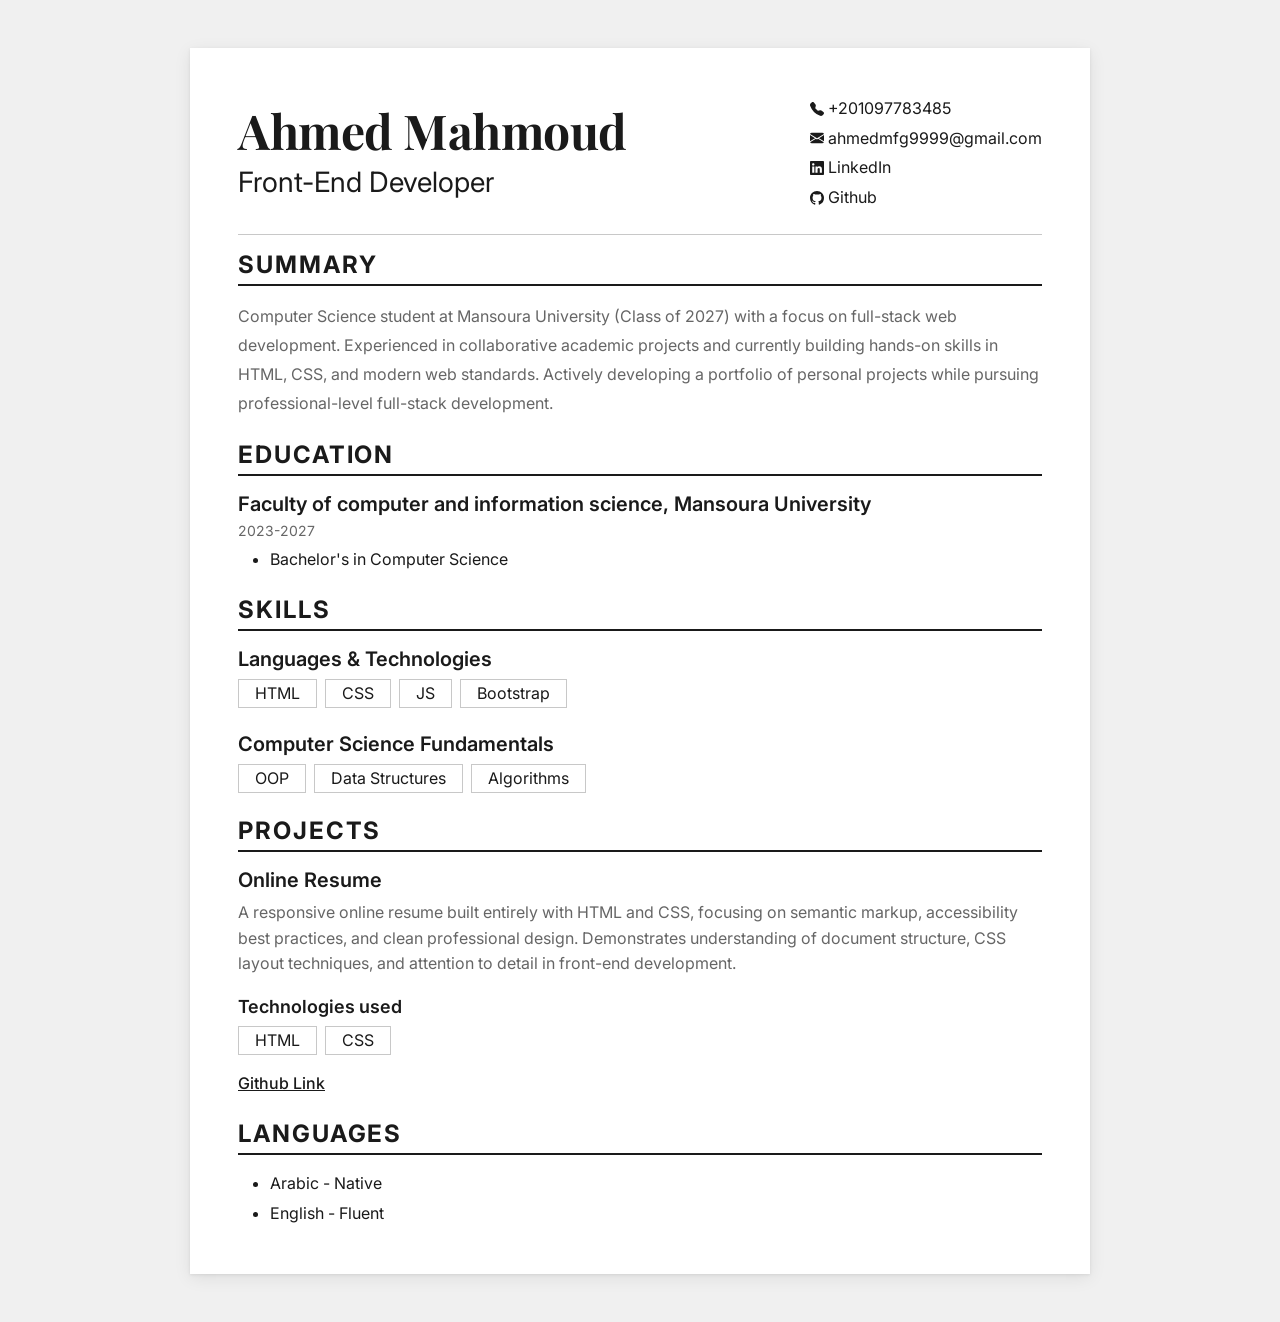
<file: index.html>
<!doctype html>
<html lang="en">
  <head>
    <meta charset="UTF-8" />
    <meta name="viewport" content="width=device-width, initial-scale=1.0" />
    <meta
      name="description"
      content="An online resume created by ahmed mahmoud"
    />
    <title>Ahmed Mahmoud - Resume</title>
    <link rel="icon" type="image/x-icon" href="./assets/images/favicon.ico" />
    <link rel="stylesheet" href="css/style.css" />
  </head>

  <body>
    <main class="main-content">
      <section class="sec-header" aria-label="Header">
        <div class="header-main">
          <h1>Ahmed Mahmoud</h1>
          <p>Front-End Developer</p>
        </div>

        <address class="header-contact">
          <div class="contact-item">
            <a href="tel:+201097783485">
              <svg
                xmlns="http://www.w3.org/2000/svg"
                fill="currentColor"
                class="bi bi-telephone-fill"
                viewBox="0 0 16 16"
              >
                <path
                  fill-rule="evenodd"
                  d="M1.885.511a1.745 1.745 0 0 1 2.61.163L6.29 2.98c.329.423.445.974.315 1.494l-.547 2.19a.68.68 0 0 0 .178.643l2.457 2.457a.68.68 0 0 0 .644.178l2.189-.547a1.75 1.75 0 0 1 1.494.315l2.306 1.794c.829.645.905 1.87.163 2.611l-1.034 1.034c-.74.74-1.846 1.065-2.877.702a18.6 18.6 0 0 1-7.01-4.42 18.6 18.6 0 0 1-4.42-7.009c-.362-1.03-.037-2.137.703-2.877z"
                />
              </svg>
              +201097783485
            </a>
          </div>
          <div class="contact-item">
            <a href="mailto:ahmedmfg9999@gmail.com">
              <svg
                xmlns="http://www.w3.org/2000/svg"
                fill="currentColor"
                class="bi bi-envelope-fill"
                viewBox="0 0 16 16"
              >
                <path
                  d="M.05 3.555A2 2 0 0 1 2 2h12a2 2 0 0 1 1.95 1.555L8 8.414zM0 4.697v7.104l5.803-3.558zM6.761 8.83l-6.57 4.027A2 2 0 0 0 2 14h12a2 2 0 0 0 1.808-1.144l-6.57-4.027L8 9.586zm3.436-.586L16 11.801V4.697z"
                />
              </svg>
              ahmedmfg9999@gmail.com
            </a>
          </div>
          <div class="contact-item">
            <a
              href="https://www.linkedin.com/in/ahmed-mahmoud-68561a268"
              target="_blank"
              rel="noreferrer noopener"
            >
              <svg
                xmlns="http://www.w3.org/2000/svg"
                fill="currentColor"
                class="bi bi-linkedin"
                viewBox="0 0 16 16"
              >
                <path
                  d="M0 1.146C0 .513.526 0 1.175 0h13.65C15.474 0 16 .513 16 1.146v13.708c0 .633-.526 1.146-1.175 1.146H1.175C.526 16 0 15.487 0 14.854zm4.943 12.248V6.169H2.542v7.225zm-1.2-8.212c.837 0 1.358-.554 1.358-1.248-.015-.709-.52-1.248-1.342-1.248S2.4 3.226 2.4 3.934c0 .694.521 1.248 1.327 1.248zm4.908 8.212V9.359c0-.216.016-.432.08-.586.173-.431.568-.878 1.232-.878.869 0 1.216.662 1.216 1.634v3.865h2.401V9.25c0-2.22-1.184-3.252-2.764-3.252-1.274 0-1.845.7-2.165 1.193v.025h-.016l.016-.025V6.169h-2.4c.03.678 0 7.225 0 7.225z"
                />
              </svg>
              LinkedIn
            </a>
          </div>
          <div class="contact-item">
            <a
              href="https://github.com/Ahmed9433"
              target="_blank"
              rel="noreferrer noopener"
            >
              <svg
                xmlns="http://www.w3.org/2000/svg"
                fill="currentColor"
                class="bi bi-github"
                viewBox="0 0 16 16"
              >
                <path
                  d="M8 0C3.58 0 0 3.58 0 8c0 3.54 2.29 6.53 5.47 7.59.4.07.55-.17.55-.38 0-.19-.01-.82-.01-1.49-2.01.37-2.53-.49-2.69-.94-.09-.23-.48-.94-.82-1.13-.28-.15-.68-.52-.01-.53.63-.01 1.08.58 1.23.82.72 1.21 1.87.87 2.33.66.07-.52.28-.87.51-1.07-1.78-.2-3.64-.89-3.64-3.95 0-.87.31-1.59.82-2.15-.08-.2-.36-1.02.08-2.12 0 0 .67-.21 2.2.82.64-.18 1.32-.27 2-.27s1.36.09 2 .27c1.53-1.04 2.2-.82 2.2-.82.44 1.1.16 1.92.08 2.12.51.56.82 1.27.82 2.15 0 3.07-1.87 3.75-3.65 3.95.29.25.54.73.54 1.48 0 1.07-.01 1.93-.01 2.2 0 .21.15.46.55.38A8.01 8.01 0 0 0 16 8c0-4.42-3.58-8-8-8"
                />
              </svg>
              Github
            </a>
          </div>
        </address>
      </section>

      <section class="sec-about" aria-label="Professional Summary">
        <h2>Summary</h2>

        <p>
          Computer Science student at Mansoura University (Class of 2027) with a
          focus on full-stack web development. Experienced in collaborative
          academic projects and currently building hands-on skills in HTML, CSS,
          and modern web standards. Actively developing a portfolio of personal
          projects while pursuing professional-level full-stack development.
        </p>
      </section>

      <section class="sec-education" aria-label="Education">
        <h2>Education</h2>

        <div class="education-item">
          <h3>
            Faculty of computer and information science, Mansoura University
          </h3>
          <span class="date-range">2023-2027</span>
          <ul>
            <li>Bachelor's in Computer Science</li>
          </ul>
        </div>
      </section>

      <section class="sec-skills" aria-label="Skills">
        <h2>Skills</h2>

        <div class="skills-item skills-langs">
          <h3>Languages &amp; Technologies</h3>
          <ul>
            <li>HTML</li>
            <li>CSS</li>
            <li>JS</li>
            <li>Bootstrap</li>
          </ul>
        </div>
        <div class="skills-item skills-concepts">
          <h3>Computer Science Fundamentals</h3>
          <ul>
            <li>OOP</li>
            <li>Data Structures</li>
            <li>Algorithms</li>
          </ul>
        </div>
      </section>

      <section class="sec-projects" aria-label="Projects">
        <h2>Projects</h2>

        <div class="projects-item">
          <h3>Online Resume</h3>
          <p>
            A responsive online resume built entirely with HTML and CSS,
            focusing on semantic markup, accessibility best practices, and clean
            professional design. Demonstrates understanding of document
            structure, CSS layout techniques, and attention to detail in
            front-end development.
          </p>
          <h4>Technologies used</h4>
          <ul>
            <li>HTML</li>
            <li>CSS</li>
          </ul>
          <div class="projects-links">
            <a
              href="https://github.com/Ahmed9433/my-resume"
              target="_blank"
              rel="noreferrer noopener"
            >
              Github Link
            </a>
          </div>
        </div>
      </section>

      <section class="sec-languages" aria-label="Languages">
        <h2>Languages</h2>

        <div class="languages-item">
          <ul>
            <li>Arabic - Native</li>
            <li>English - Fluent</li>
          </ul>
        </div>
      </section>
    </main>
  </body>
</html>
</file>
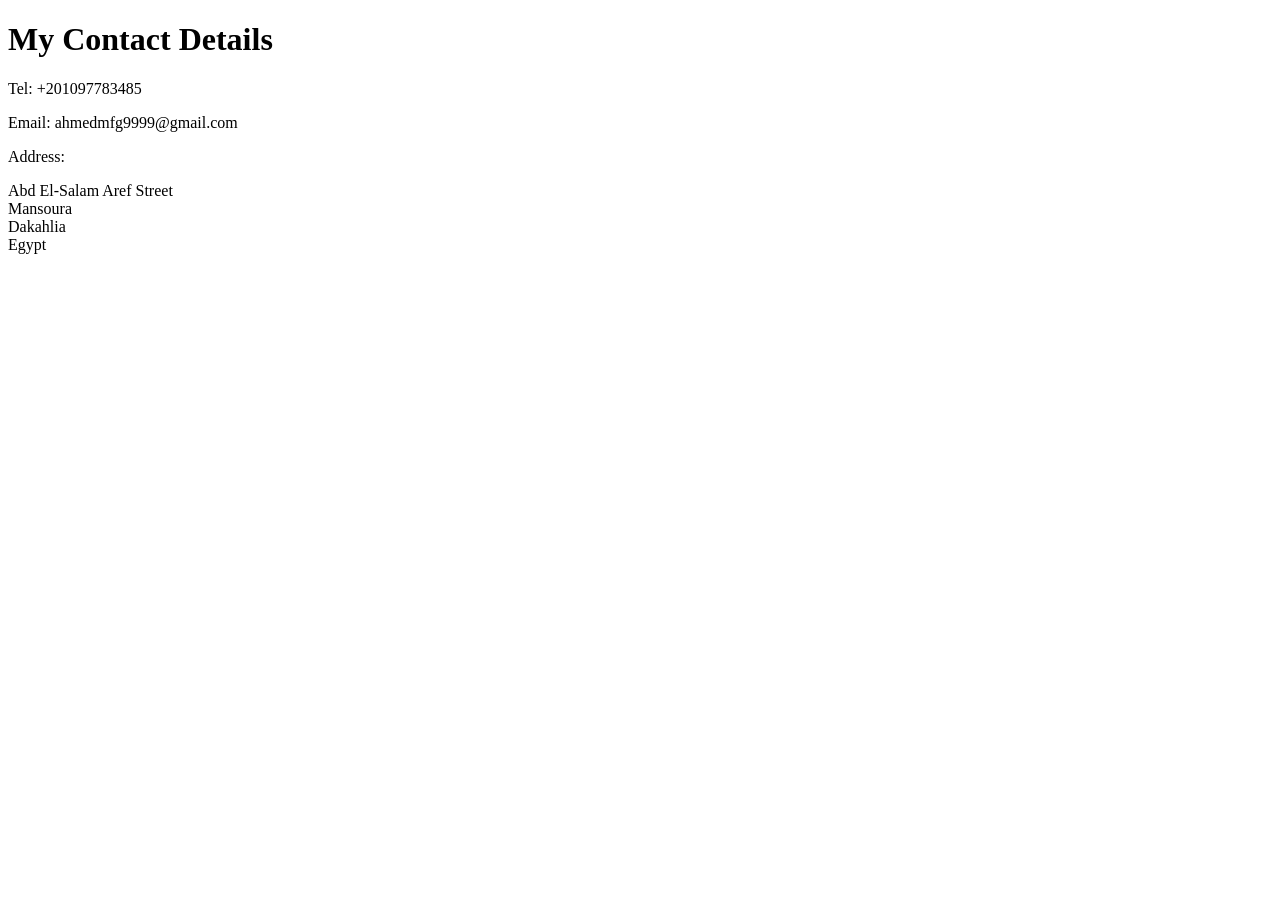
<file: public/contact.html>
<!DOCTYPE html>
<html lang="en">

    <head>
        <meta charset="UTF-8">
        <title>Contact Me</title>
    </head>

    <body>
        <h1>My Contact Details</h1>
        <p>Tel: +201097783485</p>
        <p>Email: ahmedmfg9999@gmail.com</p>
        <p>Address:</p>
        <p>
        Abd El-Salam Aref Street<br />
        Mansoura<br />
        Dakahlia<br />
        Egypt<br />
        </p>
    </body>

</html>
</file>
<file: css/style.css>
/* ================================
   IMPORTS
   ================================ */

@font-face {
  font-family: "Playfair Display";
  src:
    url("../assets/fonts/PlayfairDisplay-VariableFont.woff2") format("woff2"),
    url("../assets/fonts/PlayfairDisplay-VariableFont.ttf") format("truetype");
  font-weight: 400 900;
  font-display: swap;
}
@font-face {
  font-family: "Inter";
  src:
    url("../assets/fonts/Inter-VariableFont.woff2") format("woff2"),
    url("../assets/fonts/Inter-VariableFont.ttf") format("truetype");
  font-weight: 100 900;
  font-display: swap;
}

/* ================================
   CUSTOM PROPERTIES
   ================================ */

:root {
  /* Color Palette */
  --page-background: #f0f0f0;
  --card-background: #ffffff;
  --primary-text: #1a1a1a;
  --secondary-text: #666666;
  --border-color: #c8c8c8;

  /* Typography */
  --font-display: "Playfair Display", Georgia, serif;
  --font-primary: "Inter", system-ui, sans-serif;

  /* Font Size */
  --font-size-xs: 0.75rem;
  --font-size-sm: 0.875rem;
  --font-size-base: 1rem;
  --font-size-md: 1.125rem;
  --font-size-lg: 1.25rem;
  --font-size-xl: 1.5rem;
  --font-size-2xl: 1.75rem;
  --font-size-display: 3rem;

  /* Font Weights */
  --font-weight-regular: 400;
  --font-weight-medium: 500;
  --font-weight-semibold: 600;
  --font-weight-bold: 700;

  /* Line Heights */
  --line-height-tight: 1.2;
  --line-height-normal: 1.6;
  --line-height-relaxed: 1.8;

  /* Letter Spacing */
  --letter-spacing-tight: -0.01em;
  --letter-spacing-normal: 0;
  --letter-spacing-wide: 0.08em;

  /* Spacing */
  --space-1: 0.25rem;
  --space-2: 0.5rem;
  --space-3: 1rem;
  --space-4: 1.5rem;
  --space-5: 2rem;
  --space-6: 3rem;
  --space-7: 4rem;

  /* Layout */
  --resume-max-width: 900px;
  --resume-padding-x: 3rem;
  --resume-padding-y: 3rem;
  --card-shadow: 0 1px 3px rgba(0, 0, 0, 0.08), 0 4px 16px rgba(0, 0, 0, 0.08);
  --heading-border: 2px solid #1a1a1a;

  /* Transitions */
  --transition-fast: 0.16s ease;
  --transition-normal: 0.26s ease;
}

/* ================================
   RESET & BASE
   ================================ */

* {
  box-sizing: border-box;
  margin: 0;
  padding: 0;
}
address {
  font-style: normal;
}
ul {
  list-style: none;
}

/* ================================
   BASE TYPOGRAPHY
   ================================ */

body {
  font-family: var(--font-primary);
  font-size: var(--font-size-base);
  font-weight: var(--font-weight-regular);
  line-height: var(--line-height-normal);
  color: var(--primary-text);
  background-color: var(--page-background);
}
h1 {
  font-family: var(--font-display);
  font-size: var(--font-size-display);
  font-weight: var(--font-weight-bold);
  line-height: var(--line-height-tight);
  letter-spacing: var(--letter-spacing-tight);
}
/* For 'h2' spacing - see LAYOUT section */
h2 {
  text-transform: uppercase;
  font-size: var(--font-size-xl);
  font-weight: var(--font-weight-bold);
  line-height: var(--line-height-tight);
  letter-spacing: var(--letter-spacing-wide);
}
h3 {
  font-size: var(--font-size-lg);
  font-weight: var(--font-weight-semibold);
  line-height: var(--line-height-tight);
}
h4 {
  font-size: var(--font-size-md);
  font-weight: var(--font-weight-semibold);
}
/* For 'a' hover and focus states - see STATES & TRANSITIONS section */
a {
  text-decoration: none;
  color: var(--primary-text);
  transition: color var(--transition-fast);
}
strong {
  font-weight: var(--font-weight-bold);
}
em {
  font-style: italic;
}

/* ================================
   LAYOUT
   ================================ */

section {
  padding-bottom: var(--space-4);
}
section:last-child {
  padding-bottom: 0;
}
h2 {
  border-bottom: var(--heading-border);
  padding-bottom: var(--space-1);
  margin-bottom: var(--space-3);
}
.main-content {
  max-width: var(--resume-max-width);
  background-color: var(--card-background);
  margin-inline: auto;
  box-shadow: var(--card-shadow);
  padding: var(--resume-padding-y) var(--resume-padding-x);
  margin-block: var(--space-6);
}
.sec-header {
  display: flex;
  justify-content: space-between;
  align-items: center;
  margin-bottom: var(--space-3);
  border-bottom: 1px solid var(--border-color);
}
.header-main {
  display: flex;
  flex-direction: column;
  align-items: flex-start;
}
.header-main p {
  font-size: var(--font-size-2xl);
}
.header-contact {
  display: flex;
  flex-direction: column;
  justify-content: center;
  gap: var(--space-1);
}
.contact-item a {
  display: flex;
  align-items: center;
  gap: var(--space-1);
}
.contact-item a svg {
  width: 14px;
  height: 14px;
  flex-shrink: 0;
}

/* ================================
   COMPONENTS
   ================================ */

/* --- Summary --- */

.sec-about p {
  line-height: var(--line-height-relaxed);
  color: var(--secondary-text);
}

/* --- Education --- */

.education-item {
  display: flex;
  flex-direction: column;
  gap: var(--space-1);
  margin-bottom: var(--space-4);
}
.education-item:last-child {
  margin-bottom: 0;
}
.education-item ul {
  padding-left: var(--space-5);
  list-style: disc;
}
.date-range {
  font-size: var(--font-size-sm);
  color: var(--secondary-text);
  display: block;
}

/* --- Skills --- */

.skills-item {
  margin-bottom: var(--space-4);
}
.skills-item:last-child {
  margin-bottom: 0;
}
.skills-item h3 {
  margin-bottom: var(--space-2);
}
.skills-item ul {
  display: flex;
  gap: var(--space-2);
  flex-wrap: wrap;
}
.skills-item li {
  padding: var(--space-1) var(--space-3);
  border: 1px solid var(--border-color);
  line-height: var(--line-height-tight);
}

/* --- Projects --- */

.projects-item {
  margin-bottom: var(--space-4);
}
.projects-item:last-child {
  margin-bottom: 0;
}
.projects-item h3 {
  margin-bottom: var(--space-2);
}
.projects-item p {
  margin-bottom: var(--space-3);
  color: var(--secondary-text);
}
.projects-item h4 {
  margin-bottom: var(--space-1);
}
.projects-item ul {
  margin-bottom: var(--space-3);
  display: flex;
  gap: var(--space-2);
  flex-wrap: wrap;
}
.projects-item li {
  padding: var(--space-1) var(--space-3);
  border: 1px solid var(--border-color);
  line-height: var(--line-height-tight);
}
/* For projects links 'a' hover state - see STATES & TRANSITIONS section (slightly different effect than normal links) */
.projects-links a {
  text-decoration: underline;
  font-weight: var(--font-weight-medium);
}

/* --- Languages --- */

.languages-item ul {
  display: flex;
  flex-direction: column;
  gap: var(--space-1);
  padding-left: var(--space-5);
  list-style: disc;
}

/* ================================
   STATES & TRANSITIONS
   ================================ */

*::selection {
  background-color: var(--primary-text);
  color: var(--page-background);
}
a:hover {
  color: var(--secondary-text);
  text-decoration: underline;
}
a:focus-visible {
  outline: 2px solid var(--primary-text);
  outline-offset: 0.075rem;
}
.projects-links a:hover {
  color: var(--primary-text);
  text-decoration: none;
}

/* ================================
   RESPONSIVE
   ================================ */

@media (max-width: 900px) {
  .main-content {
    margin-block: 0;
    box-shadow: none;
    padding: var(--space-5) var(--space-6);
  }
  .sec-header {
    flex-direction: column;
    align-items: flex-start;
    gap: var(--space-3);
  }
  .header-contact {
    flex-direction: row;
    flex-wrap: wrap;
    gap: var(--space-2);
  }
  h1 {
    font-size: var(--font-size-2xl);
  }
  .header-main p {
    font-size: var(--font-size-lg);
  }
  a:hover {
    color: var(--primary-text);
    text-decoration: none;
  }
  .projects-links a:hover {
    color: var(--primary-text);
    text-decoration: underline;
  }
}

@media (max-width: 480px) {
  .main-content {
    padding: var(--space-4) var(--space-3);
  }
  h2 {
    font-size: var(--font-size-md);
    letter-spacing: var(--letter-spacing-normal);
  }
  .header-contact {
    flex-direction: column;
    gap: var(--space-1);
  }
}

@media print {
  body {
    background-color: #fff;
  }
  .main-content {
    background-color: #fff;
    color: #000;
    box-shadow: none;
    margin: 0;
    padding: var(--space-4);
  }
}
</file>
